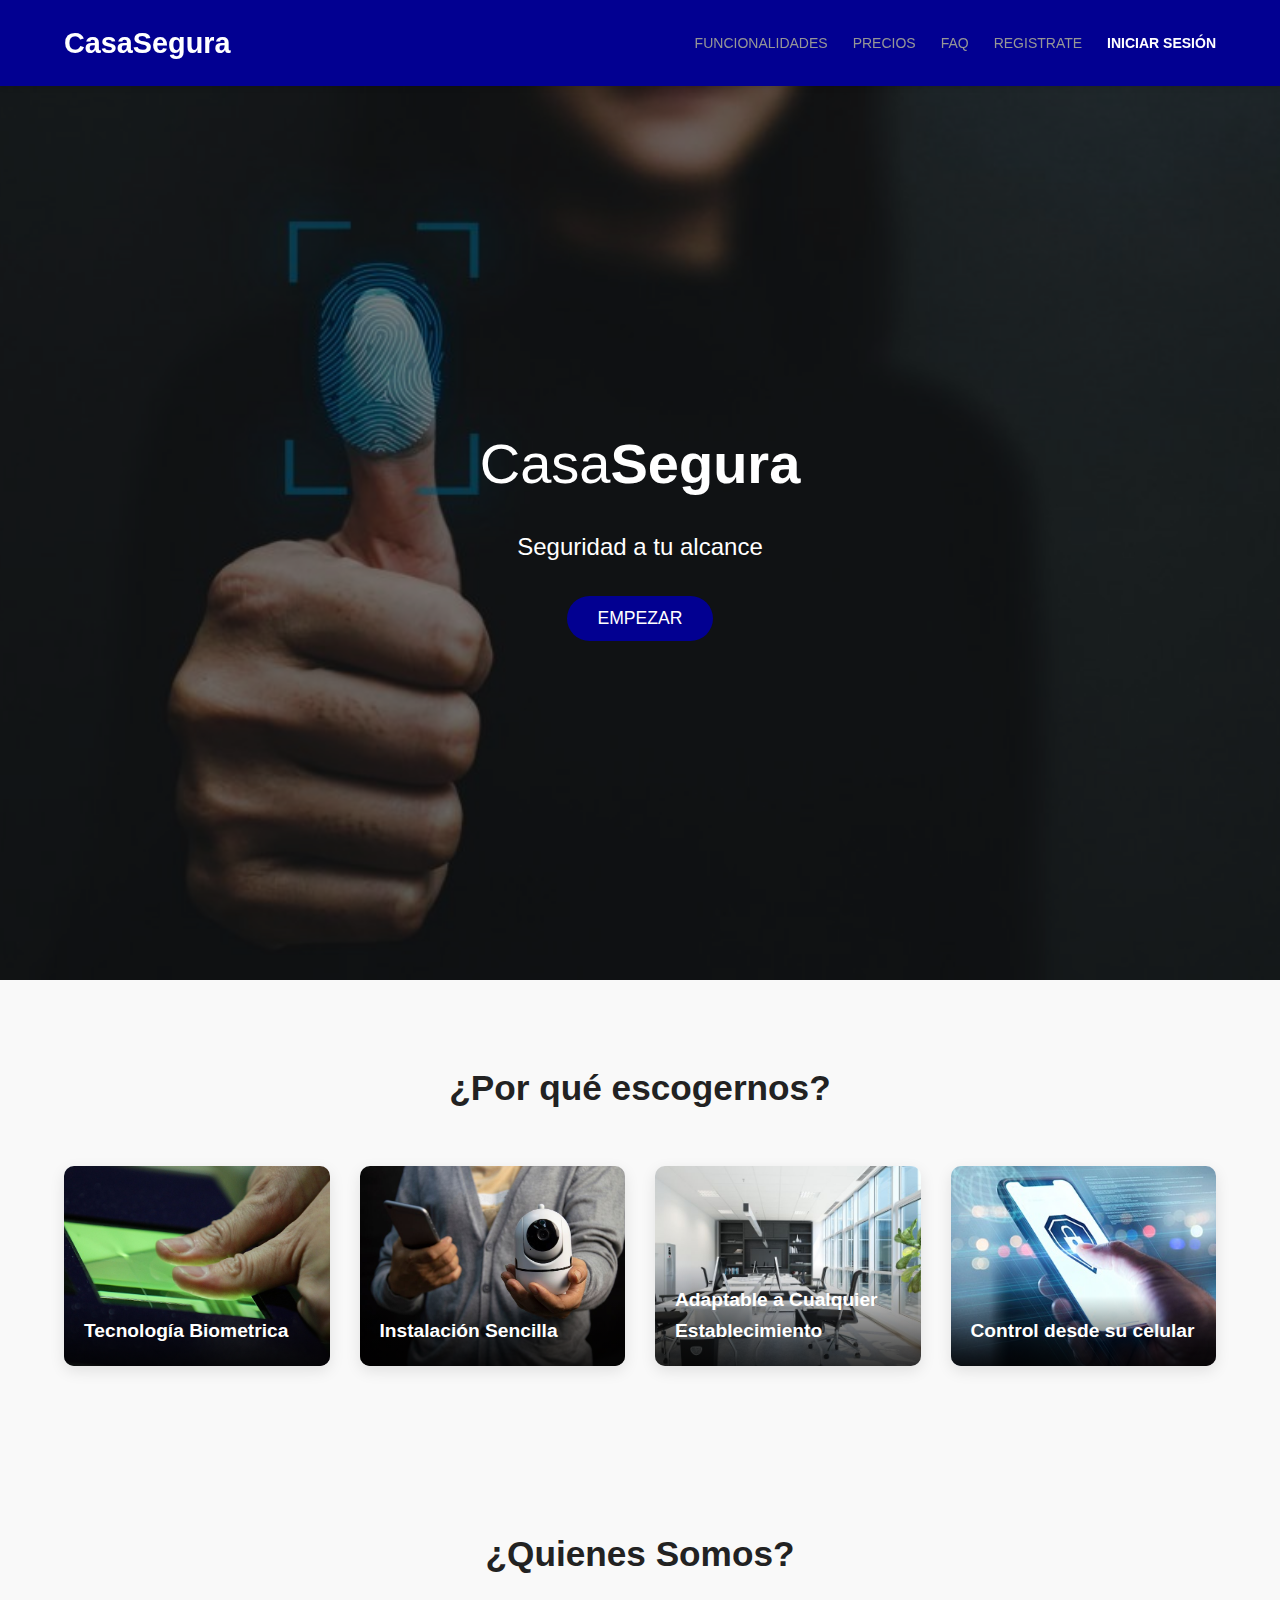
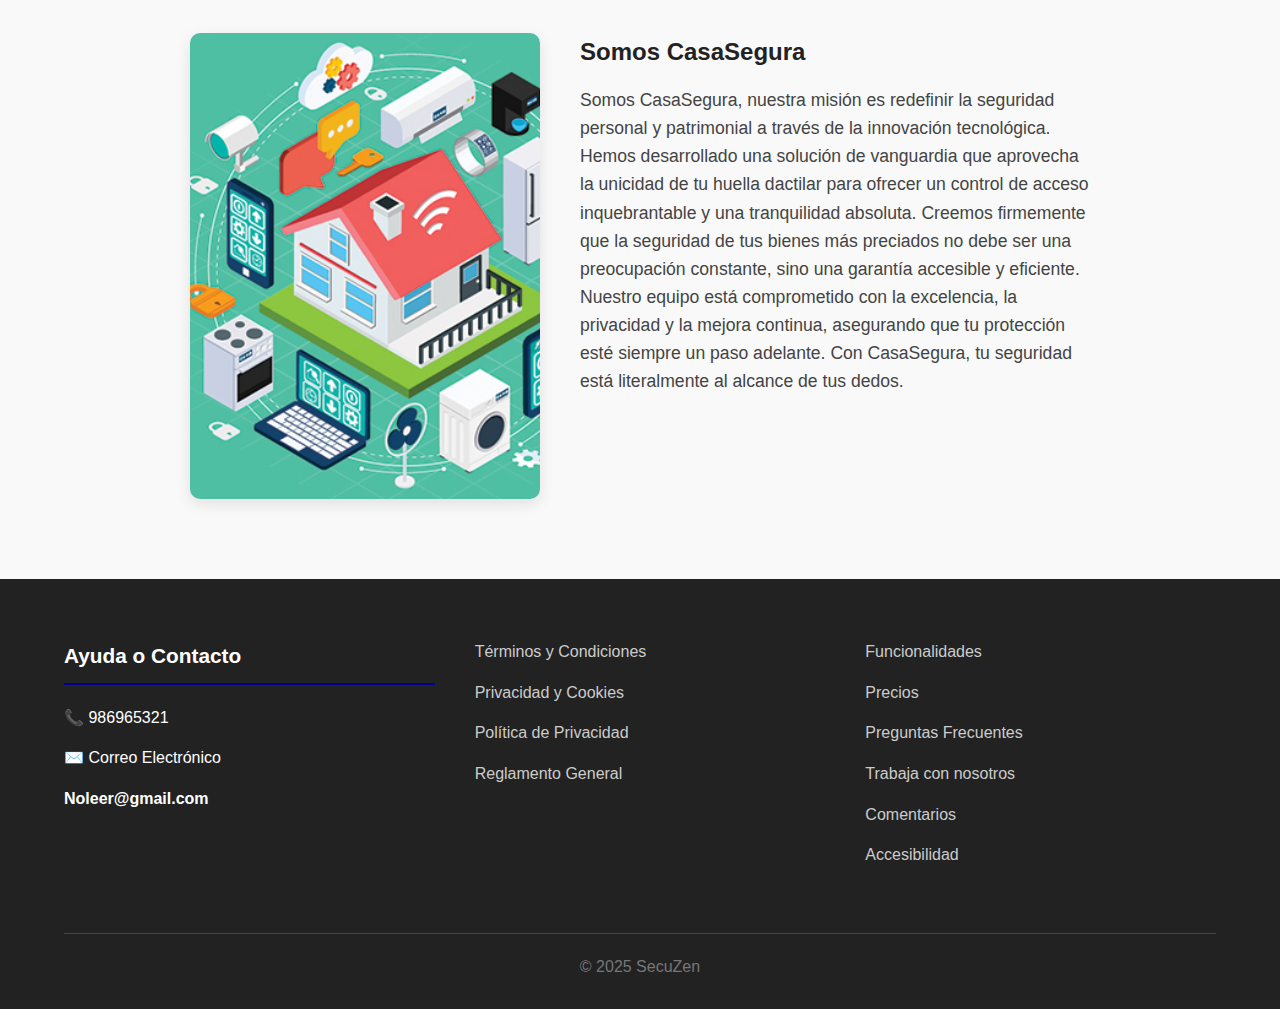
<file: index.html>
<!DOCTYPE html>
<html>
<head>
    <meta charset="UTF-8">
    <meta name="viewport" content="width=device-width, initial-scale=1.0">
    <title>CasaSegura</title>
    <link rel="stylesheet" href="styles.css">
    <link rel="stylesheet" href="styles2.css">
</head>
<body>
    <header class="header">
        <div class="logo">
            <a href="index.html" style="text-decoration: none;"><h1 style="color: #ffffff; font-size: 1.8rem; margin: 0;">CasaSegura</h1></a>
        </div>
        <nav class="nav">
            <a href="#" class="nav-link">FUNCIONALIDADES</a>
            <a href="#" class="nav-link">PRECIOS</a>
            <a href="#" class="nav-link">FAQ</a>
            <a href="registro.html" class="nav-link">REGISTRATE</a>
            <a href="inicioSesion.html" class="nav-link primary">INICIAR SESIÓN</a>
        </nav>
    </header>
    <section class="hero">
        <div class="hero-overlay"></div>
        <div class="hero-content">
            <h1><span>Casa</span>Segura</h1>
            <p>Seguridad a tu alcance</p>
            <a href="#"><button class="cta-button">EMPEZAR</button></a>
        </div>
    </section>
    <section class="why-us">
        <h2>¿Por qué escogernos?</h2>
        <div class="features">
            <div class="feature">
                <div class="feature-content">
                    <h3>Tecnología Biometrica</h3>
                </div>
            </div>
            <div class="feature">
                <div class="feature-content">
                    <h3>Instalación Sencilla</h3>
                </div>
            </div>
            <div class="feature">
                <div class="feature-content">
                    <h3>Adaptable a Cualquier Establecimiento</h3>
                </div>
            </div>
            <div class="feature">
                <div class="feature-content">
                    <h3>Control desde su celular</h3>
                </div>
            </div>
        </div>
    </section>
    <section class="about-us">
        <h2>¿Quienes Somos?</h2>
        <div class="about-content">
            <div class="about-image"></div>
            <div class="about-text">
                <h3>Somos CasaSegura</h3>
                <p>
                    Somos CasaSegura, nuestra misión es redefinir la seguridad
                    personal y patrimonial a través de la innovación tecnológica.
                    Hemos desarrollado una solución de vanguardia que aprovecha
                    la unicidad de tu huella dactilar para ofrecer un control de
                    acceso inquebrantable y una tranquilidad absoluta. 
                    Creemos firmemente que la seguridad de tus bienes más preciados
                    no debe ser una preocupación constante, sino una garantía accesible
                    y eficiente. Nuestro equipo está comprometido con la excelencia,
                    la privacidad y la mejora continua, asegurando que tu protección
                    esté siempre un paso adelante. Con CasaSegura, tu seguridad está
                    literalmente al alcance de tus dedos.
                </p>
            </div>
        </div>
    </section>
    <footer class="footer">
        <div class="footer-content">
            <div class="contact-info">
                <h3>Ayuda o Contacto</h3>
                <p>📞 986965321</p>
                <p>✉️ Correo Electrónico</p>
                <p><strong>Noleer@gmail.com</strong></p>
            </div>
            <div class="footer-links">
                <div class="links-column">
                    <a href="#">Términos y Condiciones</a>
                    <a href="#">Privacidad y Cookies</a>
                    <a href="#">Política de Privacidad</a>
                    <a href="#">Reglamento General</a>
                </div>
                <div class="links-column">
                    <a href="#">Funcionalidades</a>
                    <a href="#">Precios</a>
                    <a href="#">Preguntas Frecuentes</a>
                    <a href="#">Trabaja con nosotros</a>
                    <a href="#">Comentarios</a>
                    <a href="#">Accesibilidad</a>
                </div>
            </div>
        </div>
        <div class="copyright">
            <p>© 2025 SecuZen</p>
        </div>
    </footer>
</body>
</html>
</file>
<file: styles.css>
* {
    margin: 0;
    padding: 0;
    box-sizing: border-box;
    font-family: 'Arial', sans-serif;
}
body {
    color: #333;
    line-height: 1.6;
}
/* Encabezado */
.header {
    display: flex;
    justify-content: space-between;
    align-items: center;
    padding: 20px 5%;
    background-color: #020091;
    position: fixed;
    width: 100%;
    top: 0;
    z-index: 1000;
    box-shadow: 0 2px 5px rgba(0,0,0,0.1);
}
.logo img {
    height: 40px;
}
.nav {
    display: flex;
    gap: 25px;
}
.nav-link {
    text-decoration: none;
    color: #969696;
    font-weight: 500;
    text-transform: uppercase;
    font-size: 14px;
    transition: color 0.3s;
}
.nav-link:hover {
    color: white;
}
.nav-link.primary {
    color: white;
    font-weight: 600;
}
/* Primera Interfaz */
.hero {
    height: 100vh;
    display: flex;
    align-items: center;
    justify-content: center;
    text-align: center;
    color: white;
    position: relative;
    margin-top: 80px;
}
.hero-overlay {
    position: absolute;
    top: 0;
    left: 0;
    width: 100%;
    height: 100%;
    background-color: rgba(0,0,0,0.5);
}
.hero-content {
    position: relative;
    z-index: 2;
    max-width: 800px;
    padding: 0 20px;
}
.hero h1 {
    font-size: 3.5rem;
    margin-bottom: 20px;
    font-weight: 700;
}
.hero h1 span {
    font-weight: 300;
}
.hero p {
    font-size: 1.5rem;
    margin-bottom: 30px;
}
.cta-button {
    background-color: #020091;
    color: white;
    border: none;
    padding: 12px 30px;
    font-size: 1.1rem;
    border-radius: 30px;
    cursor: pointer;
    transition: all 0.3s;
}
.cta-button:hover {
    background-color: #f9f9f9;
    color: #020091;
    transform: translateY(-3px);
    box-shadow: 0 5px 15px rgba(0,0,0,0.2);
}
/* Por que elegirnos? */
.why-us {
    padding: 80px 5%;
    text-align: center;
    background-color: #f9f9f9;
}
.why-us h2 {
    font-size: 2.2rem;
    margin-bottom: 50px;
    color: #222;
}
.features {
    display: flex;
    justify-content: center;
    flex-wrap: wrap;
    gap: 30px;
    max-width: 1200px;
    margin: 0 auto;
}
.feature {
    flex: 1;
    min-width: 250px;
    max-width: 300px;
    height: 200px;
    border-radius: 10px;
    overflow: hidden;
    position: relative;
    box-shadow: 0 5px 15px rgba(0,0,0,0.1);
}
.feature-content {
    position: absolute;
    bottom: 0;
    left: 0;
    width: 100%;
    padding: 20px;
    background: linear-gradient(to top, rgba(0,0,0,0.8), transparent);
    color: white;
}
.feature h3 {
    font-size: 1.2rem;
    text-align: left;
}
/* Quienes Somos */
.about-us {
    padding: 80px 5%;
    text-align: center;
    background-color: #f9f9f9;
}
.about-us h2 {
    font-size: 2.2rem;
    margin-bottom: 50px;
    color: #222;
}
.about-content {
    display: flex;
    align-items: stretch;
    justify-content: center;
    gap: 40px;
    max-width: 900px;
    margin: 0 auto;
}
.about-image {
    min-width: 250px;
    max-width: 350px;
    min-height: 200px;
    height: auto;
    aspect-ratio: 3/4;
    border-radius: 10px;
    overflow: hidden;
    position: relative;
    box-shadow: 0 5px 15px rgba(0,0,0,0.1);
    background: url('imagen6.jpg') no-repeat center center;
    background-size: cover;
    flex-shrink: 0;
    flex-grow: 1;
}
.about-text {
    flex: 1;
    text-align: left;
}
.about-text h3 {
    font-size: 1.5rem;
    margin-bottom: 15px;
    color: #222;
}
.about-text p {
    font-size: 1.1rem;
    color: #444;
}
/* Pie de Pagina */
.footer {
    background-color: #222;
    color: white;
    padding: 60px 5% 30px;
}
.footer-content {
    display: flex;
    justify-content: space-between;
    flex-wrap: wrap;
    gap: 40px;
    max-width: 1200px;
    margin: 0 auto;
}
.contact-info {
    flex: 1;
    min-width: 250px;
}
.contact-info h3 {
    font-size: 1.3rem;
    margin-bottom: 20px;
    padding-bottom: 10px;
    border-bottom: 2px solid #020091;
}
.contact-info p {
    margin-bottom: 15px;
    display: flex;
    align-items: center;
}
.icon {
    width: 20px;
    margin-right: 10px;
}
.footer-links {
    flex: 2;
    display: flex;
    gap: 40px;
    min-width: 300px;
}
.links-column {
    flex: 1;
}
.links-column a {
    display: block;
    color: #ccc;
    text-decoration: none;
    margin-bottom: 15px;
    transition: color 0.3s;
}
.links-column a:hover {
    color: #020091;
}
.copyright {
    text-align: center;
    margin-top: 50px;
    padding-top: 20px;
    border-top: 1px solid #444;
    color: #777;
}
/* Responsive */
@media (max-width: 768px) {
    .header {
        flex-direction: column;
        padding: 15px;
        position: relative;
    }
    
    .nav {
        margin-top: 15px;
        flex-wrap: wrap;
        justify-content: center;
    }
    
    .hero {
        margin-top: 0;
        height: auto;
        padding: 100px 20px;
    }
    
    .hero h1 {
        font-size: 2.5rem;
    }
    
    .hero p {
        font-size: 1.2rem;
    }
    
    .feature, .news-card {
        min-width: 100%;
    }
    
    .footer-content {
        flex-direction: column;
    }
}
@media (max-width: 900px) {
    .about-content {
        flex-direction: column;
        align-items: center;
        gap: 20px;
    }
    .about-image {
        max-width: 90vw;
        width: 100%;
        min-width: 0;
        height: 220px;
        aspect-ratio: unset;
    }
    .about-text {
        text-align: center;
        width: 100%;
    }
}
</file>
<file: styles2.css>
.hero {
    background: url('imagen1.jpg') no-repeat center center;
    background-size: cover;
}
/* Por que escogernos - Features */
.feature:nth-child(1) { /* Tecnologia Biometrica */
    background: url('imagen2.jpg') no-repeat center center;
    background-size: cover;
}
.feature:nth-child(2) { /* Instalacion Sencilla */
    background: url('imagen3.jpg') no-repeat center center;
    background-size: cover;
}
.feature:nth-child(3) { /* Adaptable a cualquier establecimiento */
    background: url('imagen4.jpg') no-repeat center center;
    background-size: cover;
}
.feature:nth-child(4) { /* Control desde su celular */
    background: url('imagen5.jpg') no-repeat center center;
    background-size: cover;
}
</file>
